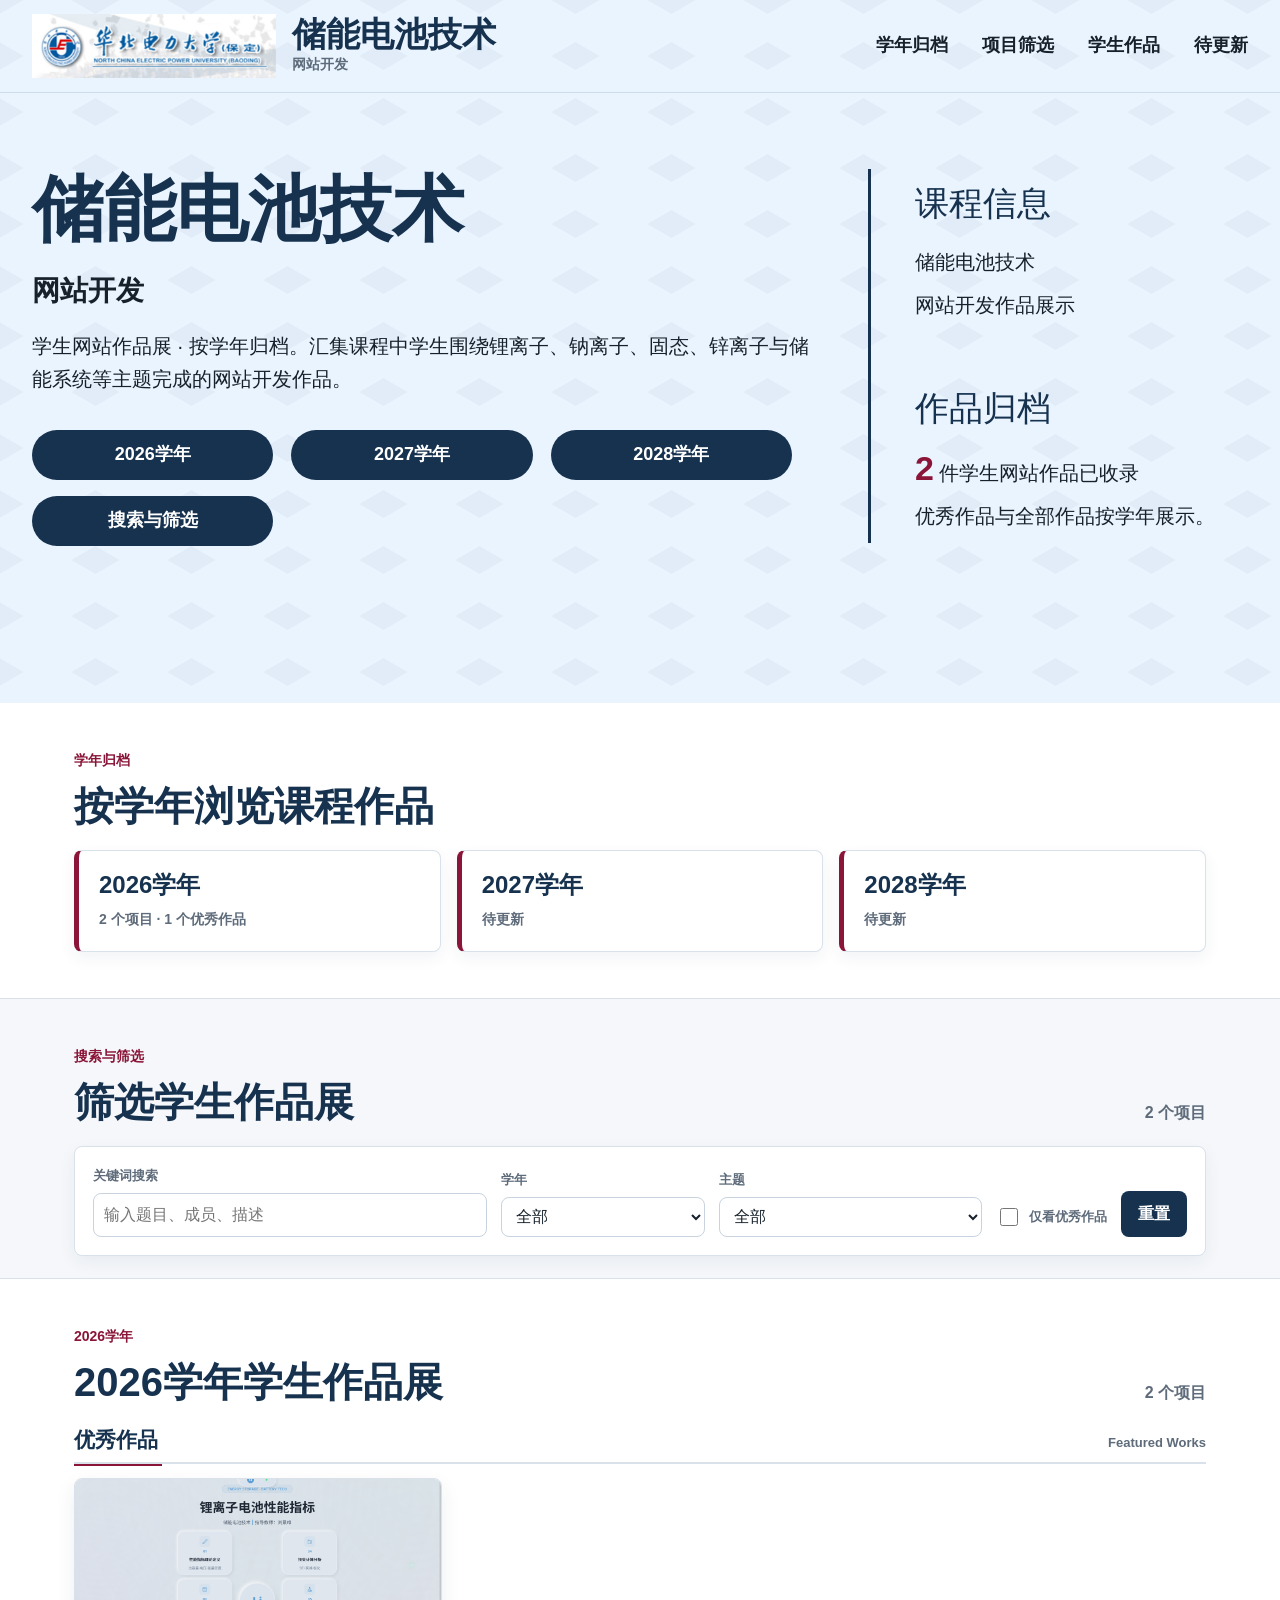
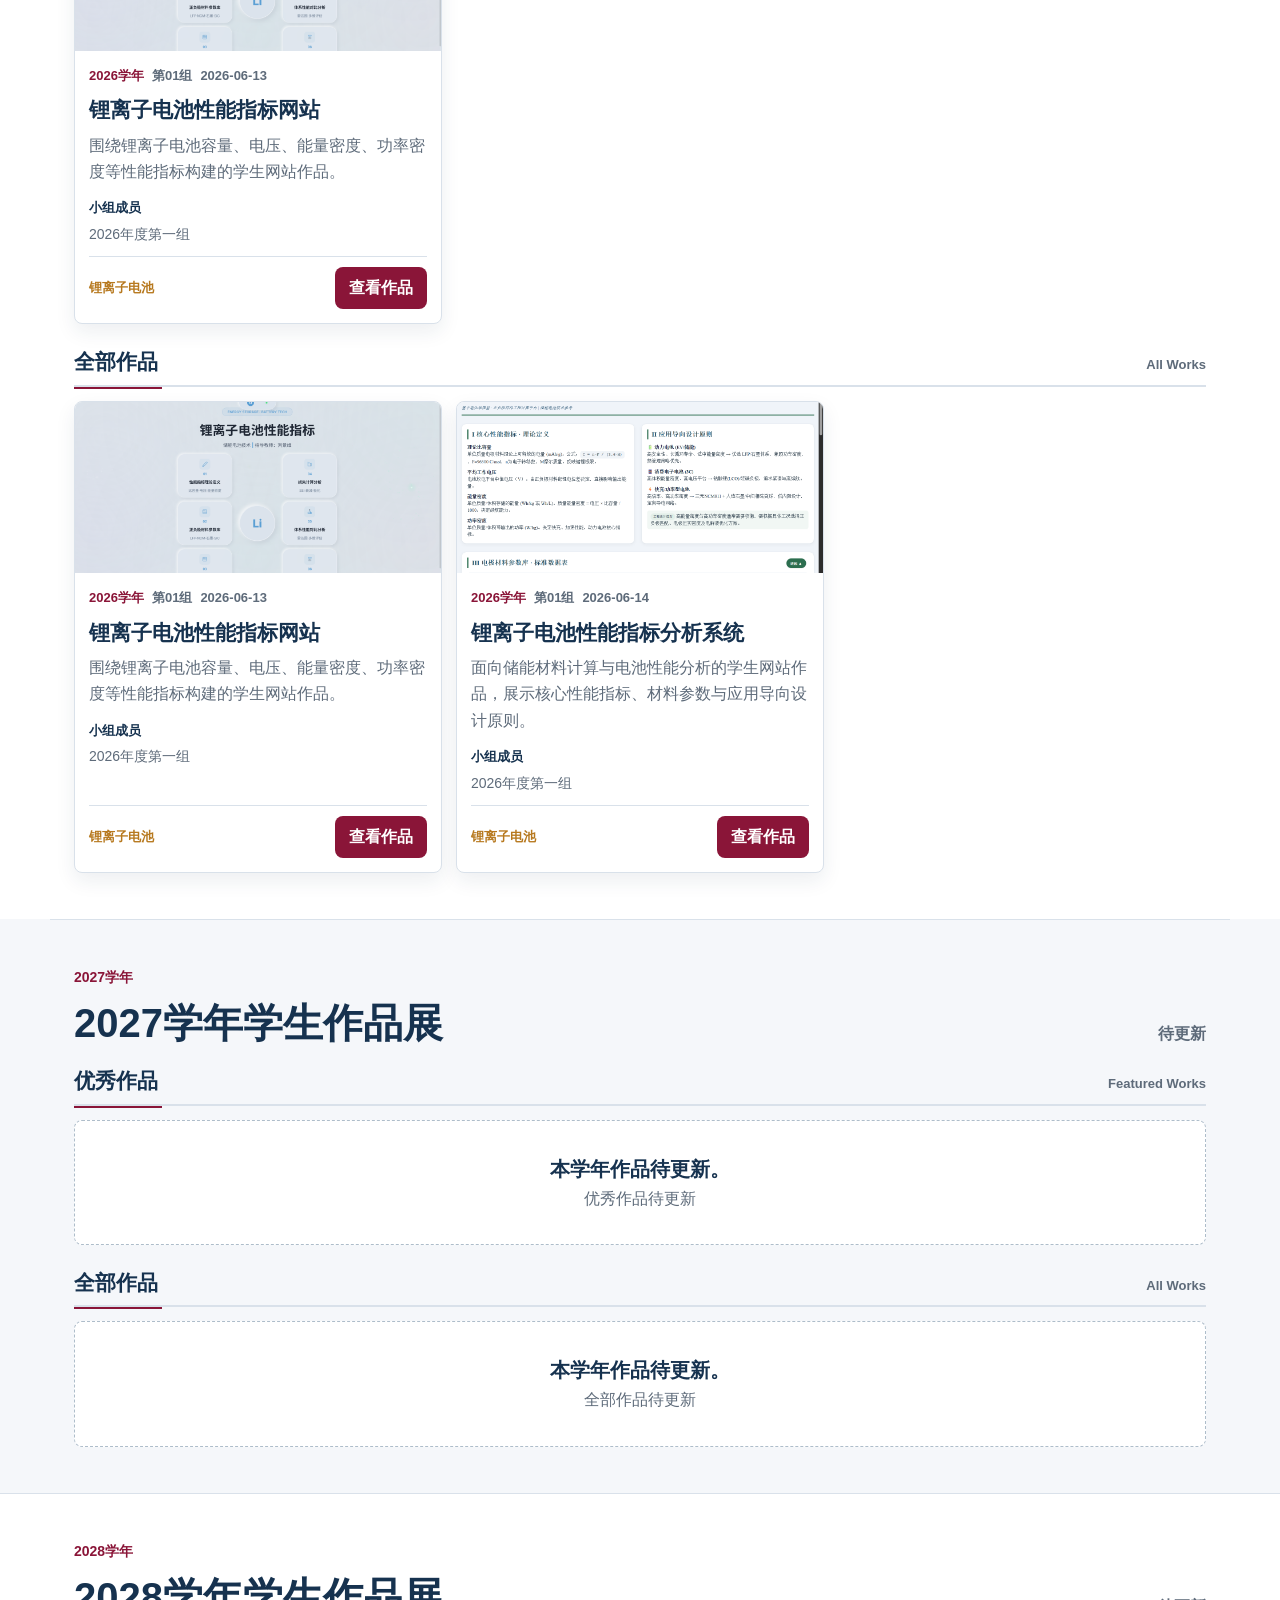
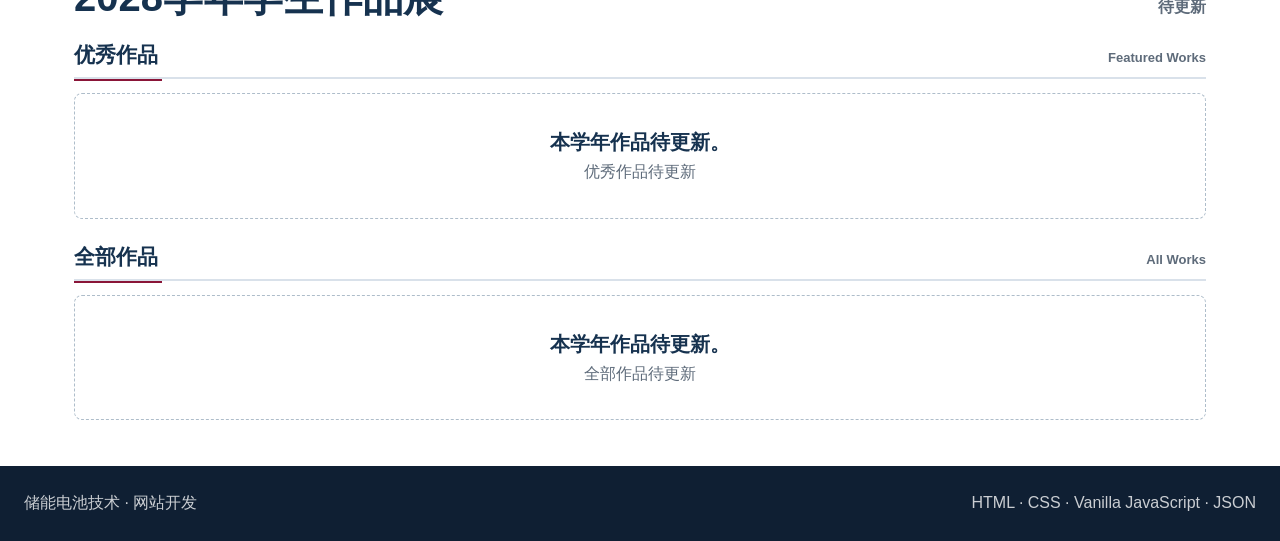
<file: index.html>
<!doctype html>
<html lang="zh-CN">
  <head>
    <meta charset="utf-8">
    <meta name="viewport" content="width=device-width, initial-scale=1">
    <title>储能电池技术 · 网站开发</title>
    <meta name="description" content="储能电池技术网站开发作品展 · 按学年归档">
    <link rel="stylesheet" href="assets/css/style.css">
  </head>
  <body>
    <a class="skip-link" href="#year-2026">跳到学生作品展</a>

    <header class="cover-section" id="cover">
      <nav class="course-nav" aria-label="课程首页导航">
        <a class="course-brand" href="#cover" aria-label="返回作品展第一页">
          <img src="assets/images/ncepu-baoding-logo.png" alt="华北电力大学（保定）logo">
          <span>
            <strong>储能电池技术</strong>
            <small>网站开发</small>
          </span>
        </a>
        <div class="course-nav-links">
          <a href="#year-nav">学年归档</a>
          <a href="#filters">项目筛选</a>
          <a href="#year-2026">学生作品</a>
          <a href="#year-2027">待更新</a>
        </div>
      </nav>

      <div class="cover-inner">
        <div class="cover-copy">
          <h1>储能电池技术</h1>
          <p class="cover-subtitle">网站开发</p>
          <p class="cover-description">
            学生网站作品展 · 按学年归档。汇集课程中学生围绕锂离子、钠离子、固态、锌离子与储能系统等主题完成的网站开发作品。
          </p>
          <div class="cover-actions term-links" aria-label="学年入口">
            <a class="button primary" href="#year-2026">2026学年</a>
            <a class="button primary" href="#year-2027">2027学年</a>
            <a class="button primary" href="#year-2028">2028学年</a>
            <a class="button primary" href="#filters">搜索与筛选</a>
          </div>
        </div>

        <aside class="cover-side" aria-label="课程信息">
          <section>
            <h2>课程信息</h2>
            <p>储能电池技术</p>
            <p>网站开发作品展示</p>
          </section>
          <section>
            <h2>作品归档</h2>
            <p><strong id="stat-projects">2</strong> 件学生网站作品已收录</p>
            <p>优秀作品与全部作品按学年展示。</p>
          </section>
        </aside>
      </div>
    </header>

    <main>
      <section class="site-section year-navigation" id="year-nav" aria-labelledby="year-nav-title">
        <div class="section-heading">
          <p class="section-kicker">学年归档</p>
          <h2 id="year-nav-title">按学年浏览课程作品</h2>
        </div>
        <nav class="year-nav-list" id="year-nav-list" aria-label="学年归档"></nav>
      </section>

      <section class="site-section filter-section" id="filters" aria-labelledby="filters-title">
        <div class="section-heading split">
          <div>
            <p class="section-kicker">搜索与筛选</p>
            <h2 id="filters-title">筛选学生作品展</h2>
          </div>
          <p class="result-count" id="result-count">0 个项目</p>
        </div>

        <form class="filters" id="project-filters" role="search">
          <label>
            <span>关键词搜索</span>
            <input id="search-input" type="search" placeholder="输入题目、成员、描述">
          </label>
          <label>
            <span>学年</span>
            <select id="year-filter">
              <option value="all">全部</option>
            </select>
          </label>
          <label>
            <span>主题</span>
            <select id="topic-filter">
              <option value="all">全部</option>
            </select>
          </label>
          <label class="check-filter">
            <input id="featured-filter" type="checkbox">
            <span>仅看优秀作品</span>
          </label>
          <button class="button filter-reset" type="reset">重置</button>
        </form>
      </section>

      <section class="site-section year-section" id="year-2026" aria-labelledby="year-2026-title" data-year-section="2026">
        <div class="section-heading split">
          <div>
            <p class="section-kicker">2026学年</p>
            <h2 id="year-2026-title">2026学年学生作品展</h2>
          </div>
          <p class="year-summary" data-year-count="2026">待更新</p>
        </div>
        <div class="project-block">
          <div class="block-heading">
            <h3>优秀作品</h3>
            <span>Featured Works</span>
          </div>
          <div class="work-grid" data-render="featured" data-year="2026"></div>
        </div>
        <div class="project-block">
          <div class="block-heading">
            <h3>全部作品</h3>
            <span>All Works</span>
          </div>
          <div class="work-grid" data-render="all" data-year="2026"></div>
        </div>
      </section>

      <section class="site-section year-section" id="year-2027" aria-labelledby="year-2027-title" data-year-section="2027">
        <div class="section-heading split">
          <div>
            <p class="section-kicker">2027学年</p>
            <h2 id="year-2027-title">2027学年学生作品展</h2>
          </div>
          <p class="year-summary" data-year-count="2027">待更新</p>
        </div>
        <div class="project-block">
          <div class="block-heading">
            <h3>优秀作品</h3>
            <span>Featured Works</span>
          </div>
          <div class="work-grid" data-render="featured" data-year="2027"></div>
        </div>
        <div class="project-block">
          <div class="block-heading">
            <h3>全部作品</h3>
            <span>All Works</span>
          </div>
          <div class="work-grid" data-render="all" data-year="2027"></div>
        </div>
      </section>

      <section class="site-section year-section" id="year-2028" aria-labelledby="year-2028-title" data-year-section="2028">
        <div class="section-heading split">
          <div>
            <p class="section-kicker">2028学年</p>
            <h2 id="year-2028-title">2028学年学生作品展</h2>
          </div>
          <p class="year-summary" data-year-count="2028">待更新</p>
        </div>
        <div class="project-block">
          <div class="block-heading">
            <h3>优秀作品</h3>
            <span>Featured Works</span>
          </div>
          <div class="work-grid" data-render="featured" data-year="2028"></div>
        </div>
        <div class="project-block">
          <div class="block-heading">
            <h3>全部作品</h3>
            <span>All Works</span>
          </div>
          <div class="work-grid" data-render="all" data-year="2028"></div>
        </div>
      </section>
    </main>

    <button class="back-to-top" id="back-to-top" type="button" aria-label="返回顶部">返回顶部</button>

    <footer class="site-footer">
      <p>储能电池技术 · 网站开发</p>
      <p>HTML · CSS · Vanilla JavaScript · JSON</p>
    </footer>

    <script id="project-data-fallback" type="application/json">
{
  "projects": [
    {
      "year": 2026,
      "group": "group01",
      "title": "锂离子电池性能指标网站",
      "members": ["2026年度第一组"],
      "keywords": ["锂离子电池", "性能指标", "储能电池", "容量", "能量密度"],
      "description": "围绕锂离子电池容量、电压、能量密度、功率密度等性能指标构建的学生网站作品。",
      "date": "2026-06-13",
      "url": "works/2026/group01/锂离子电池性能指标网站.html",
      "cover": "assets/covers/2026-group01-work01.png",
      "category": "锂离子电池",
      "featured": true
    },
    {
      "year": 2026,
      "group": "group01",
      "title": "锂离子电池性能指标分析系统",
      "members": ["2026年度第一组"],
      "keywords": ["锂离子电池", "性能分析", "正负极材料", "储能材料", "理论计算"],
      "description": "面向储能材料计算与电池性能分析的学生网站作品，展示核心性能指标、材料参数与应用导向设计原则。",
      "date": "2026-06-14",
      "url": "works/2026/group01/锂离子电池性能指标网站（最终版）.html",
      "cover": "assets/covers/2026-group01-work02.png",
      "category": "锂离子电池",
      "featured": false
    }
  ]
}
    </script>
    <script src="assets/js/main.js" defer></script>
  </body>
</html>
</file>
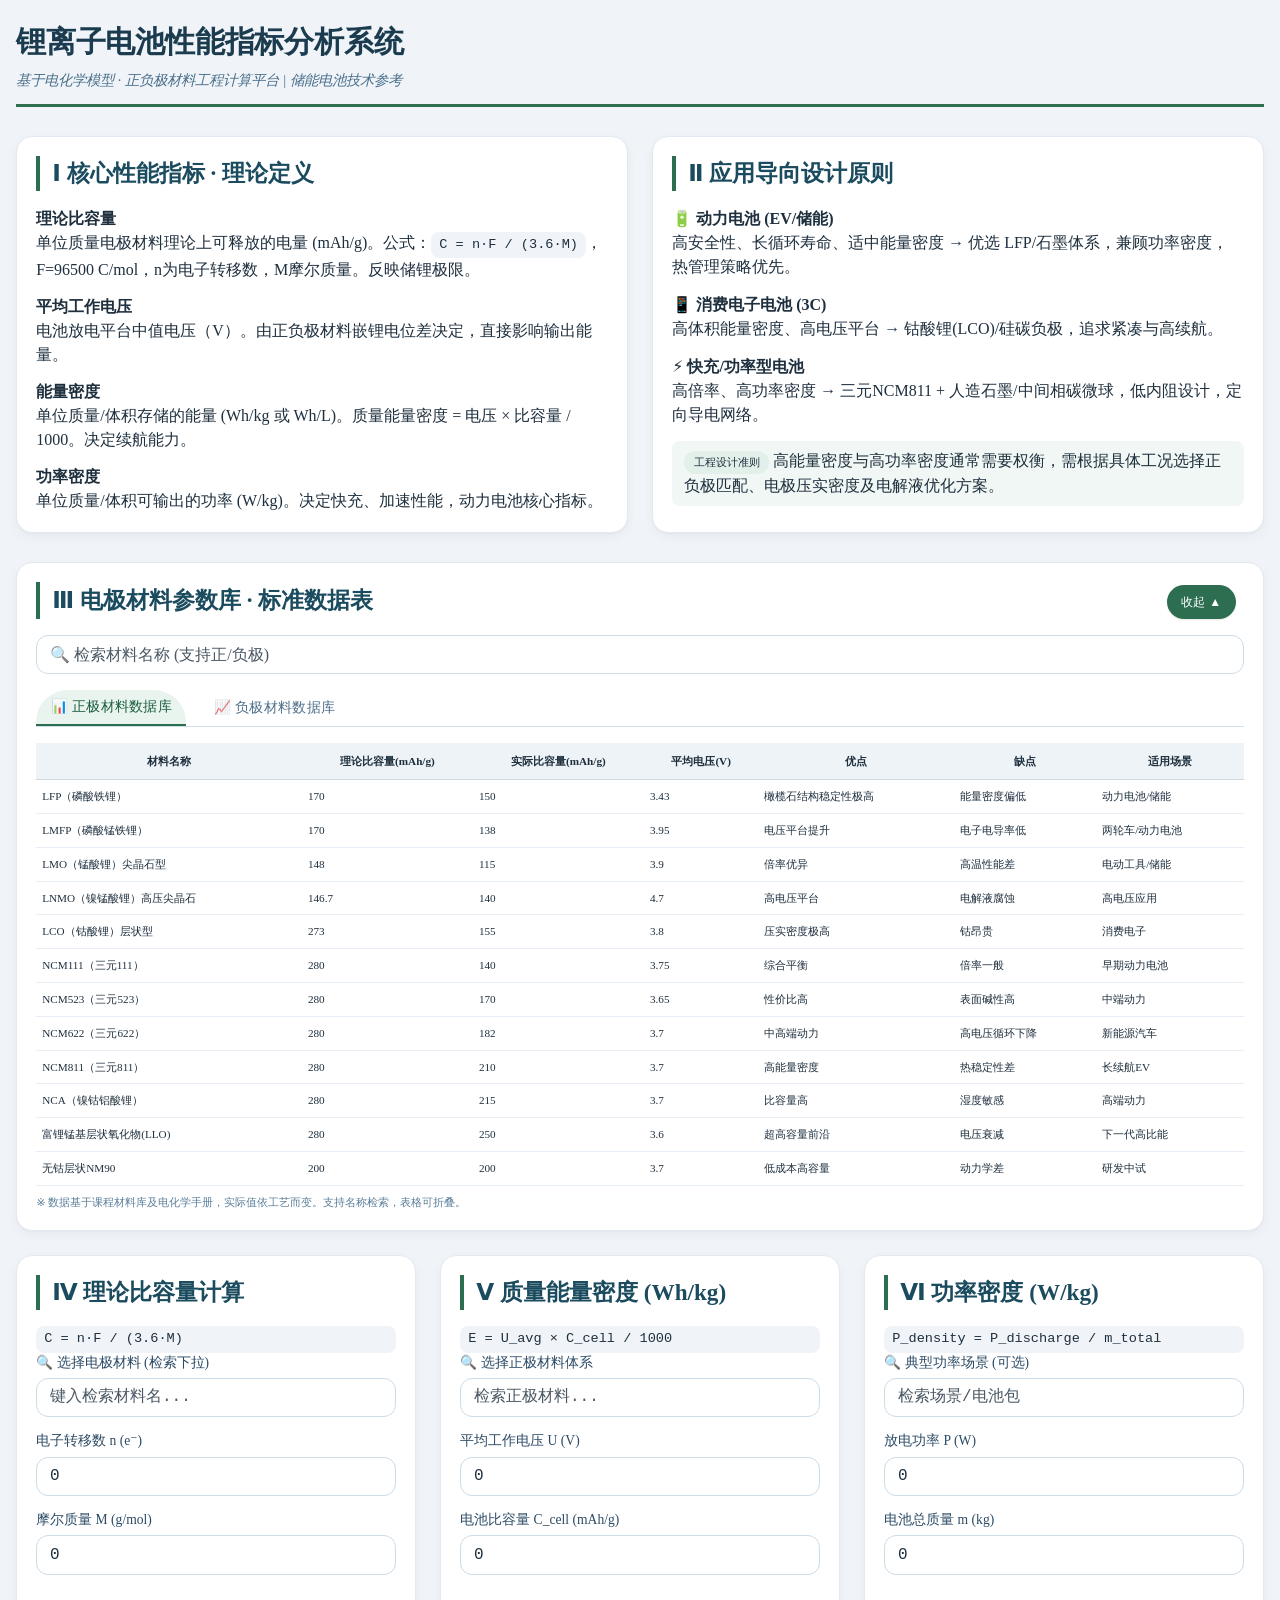
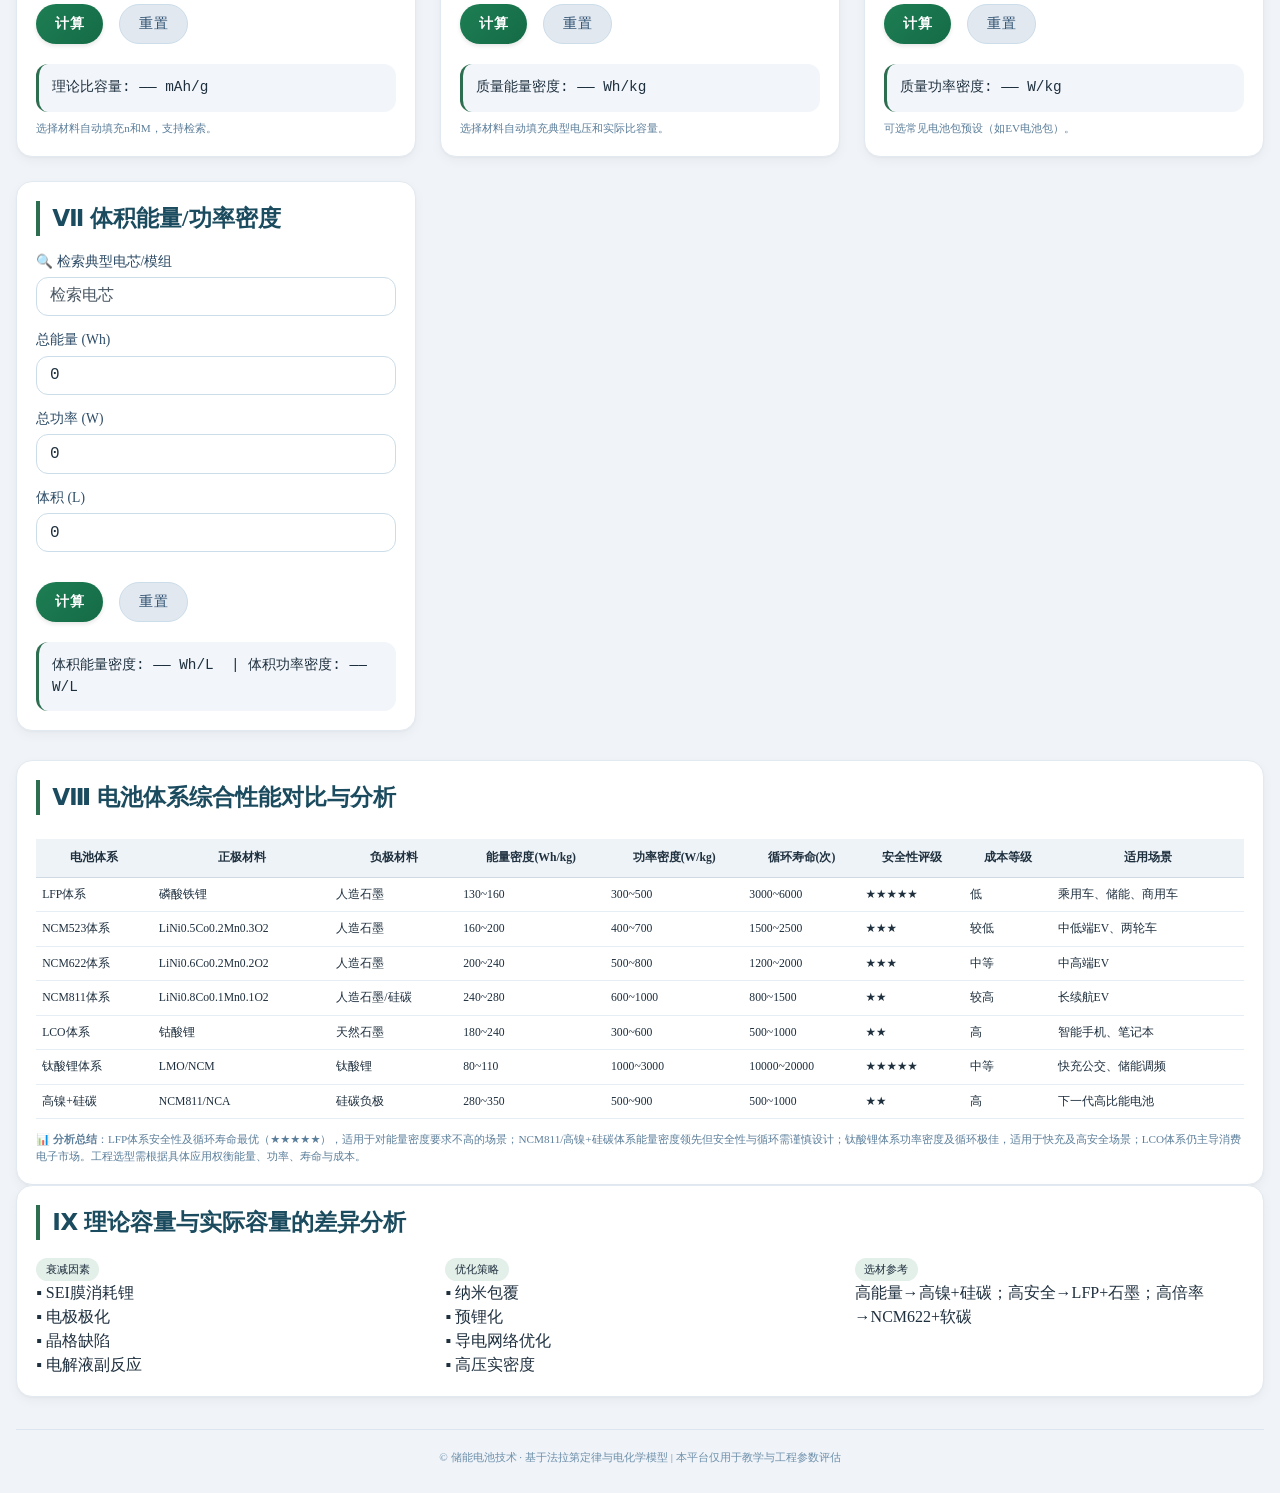
<file: works/2026/group01/锂离子电池性能指标网站（最终版）.html>
<!DOCTYPE html>
<html lang="zh-CN">
<head>
    <meta charset="UTF-8">
    <meta name="viewport" content="width=device-width, initial-scale=1.0, viewport-fit=cover, user-scalable=yes">
    <title>锂离子电池性能指标分析系统 | 储能材料计算平台</title>
    <style>
        * {
            margin: 0;
            padding: 0;
            box-sizing: border-box;
        }

        body {
            font-family: 'Times New Roman', 'Georgia', '宋体', 'SimSun', 'Palatino', 'STSong', system-ui, -apple-system, 'Segoe UI', Roboto, Helvetica, Arial, sans-serif;
            background: #f0f4f9;
            color: #1e2f3e;
            line-height: 1.5;
            padding: 20px 16px;
        }

        .container {
            max-width: 1400px;
            margin: 0 auto;
        }

        .header {
            border-bottom: 3px solid #2c6e4f;
            margin-bottom: 1.8rem;
            padding-bottom: 0.8rem;
        }

        .header h1 {
            font-size: clamp(1.5rem, 5vw, 1.9rem);
            font-weight: 600;
            letter-spacing: -0.2px;
            color: #1b3b4f;
            word-break: break-word;
        }

        .header .sub {
            font-size: clamp(0.75rem, 3vw, 0.9rem);
            color: #4a6f8a;
            font-style: italic;
            margin-top: 0.25rem;
        }

        .grid {
            display: grid;
            grid-template-columns: repeat(auto-fit, minmax(280px, 1fr));
            gap: 1.5rem;
            margin-bottom: 1.8rem;
        }

        .card {
            background: #ffffff;
            border-radius: 1rem;
            padding: 1.2rem;
            box-shadow: 0 4px 12px rgba(0, 0, 0, 0.04), 0 1px 2px rgba(0, 0, 0, 0.03);
            border: 1px solid #e2e9f0;
            transition: box-shadow 0.2s;
            display: flex;
            flex-direction: column;
        }

        .card:hover {
            box-shadow: 0 12px 24px rgba(0, 0, 0, 0.08);
        }

        .card h2 {
            font-size: clamp(1.2rem, 4vw, 1.45rem);
            font-weight: 600;
            border-left: 4px solid #2c6e4f;
            padding-left: 0.75rem;
            margin-bottom: 1rem;
            color: #1b4b5e;
            display: flex;
            justify-content: space-between;
            align-items: center;
            flex-wrap: wrap;
            gap: 8px;
        }

        .form-group {
            margin-bottom: 0.9rem;
        }

        label {
            font-weight: 500;
            display: block;
            margin-bottom: 0.3rem;
            font-size: 0.85rem;
            color: #2c4b66;
        }

        /* ========= 关键修复：确保移动端检索输入框文字清晰可见 ========= */
        input, select, datalist {
            width: 100%;
            padding: 0.6rem 0.8rem;
            border: 1px solid #cbdde9;
            border-radius: 0.75rem;
            font-size: 16px;  /* 防止iOS缩放时文字异常 */
            font-family: monospace;
            background: #ffffff;
            color: #1e2f3e !important;      /* 强制深色文字 */
            -webkit-text-fill-color: #1e2f3e !important; /* 覆盖移动端默认样式 */
            text-fill-color: #1e2f3e !important;
            opacity: 1;
            transition: 0.2s;
            -webkit-appearance: none;
            appearance: none;
        }

        /* 针对datalist输入框的特殊处理 */
        input[list] {
            color: #1e2f3e !important;
            background: #ffffff !important;
        }

        /* 占位符颜色浅但文字可见 */
        input::placeholder {
            color: #6b8eaa;
            opacity: 0.8;
        }

        /* 确保下拉选项文字深色 */
        option {
            color: #1e2f3e;
            background: white;
            font-size: 0.9rem;
            padding: 0.5rem;
        }

        input:focus {
            outline: none;
            border-color: #2c6e4f;
            box-shadow: 0 0 0 3px rgba(44, 110, 79, 0.15);
        }

        /* 醒目按钮样式 */
        button {
            background: linear-gradient(135deg, #1e7e54 0%, #146b46 100%);
            color: white;
            border: none;
            padding: 0.6rem 1.2rem;
            border-radius: 2.5rem;
            font-weight: 600;
            cursor: pointer;
            transition: all 0.2s ease;
            font-size: 0.85rem;
            margin-top: 0.2rem;
            margin-right: 0.5rem;
            box-shadow: 0 2px 4px rgba(0, 0, 0, 0.1);
            letter-spacing: 0.3px;
            min-height: 40px;
        }

        button.secondary {
            background: linear-gradient(135deg, #2c8c6c, #1f6b4e);
        }

        button.small,
        button.reset-btn {
            background: #f0f2f5;
            color: #1f5a6e;
            border: 1px solid #cbdde9;
            box-shadow: none;
            font-weight: 500;
            min-height: 36px;
        }

        button.reset-btn {
            background: #e2e8f0;
            color: #2c4f6e;
        }

        button:hover {
            transform: translateY(-2px);
            box-shadow: 0 6px 12px rgba(0, 0, 0, 0.12);
            filter: brightness(1.02);
        }

        button.small:hover,
        button.reset-btn:hover {
            background: #e0e6ed;
            transform: translateY(-1px);
        }

        .result-box {
            background: #f2f6fa;
            padding: 0.8rem;
            border-radius: 0.75rem;
            margin-top: 0.9rem;
            border-left: 3px solid #2c6e4f;
            font-family: 'Consolas', monospace;
            font-size: 0.9rem;
            font-weight: 500;
            word-break: break-word;
        }

        .formula {
            font-family: 'Courier New', monospace;
            background: #f0f4f8;
            padding: 0.2rem 0.5rem;
            border-radius: 0.5rem;
            font-size: 0.85rem;
            display: inline-block;
        }

        .tabs {
            display: flex;
            flex-wrap: wrap;
            border-bottom: 1px solid #cfdfed;
            margin-bottom: 1rem;
            gap: 0.3rem;
        }

        .tab-btn {
            background: none;
            border: none;
            padding: 0.5rem 0.9rem;
            font-size: 0.85rem;
            font-weight: 500;
            color: #4f6f8a;
            border-radius: 2rem 2rem 0 0;
            cursor: pointer;
            box-shadow: none;
            background: transparent;
            min-height: auto;
        }

        .tab-btn.active {
            background: #eaf4ef;
            color: #1b5e3f;
            border-bottom: 2px solid #2c6e4f;
        }

        .tab-pane {
            display: none;
        }

        .tab-pane.active-pane {
            display: block;
        }

        .table-wrapper {
            overflow-x: auto;
            margin-top: 0.5rem;
            -webkit-overflow-scrolling: touch;
        }

        table {
            width: 100%;
            border-collapse: collapse;
            font-size: 0.7rem;
            background: #fff;
            min-width: 500px;
        }

        th {
            background: #eef3f7;
            padding: 10px 6px;
            border-bottom: 1px solid #ced9e3;
            font-weight: 600;
        }

        td {
            border-bottom: 1px solid #e6edf4;
            padding: 8px 6px;
            vertical-align: top;
        }

        .material-badge {
            background: #e3efe9;
            border-radius: 14px;
            padding: 0.2rem 0.6rem;
            font-size: 0.7rem;
            display: inline-block;
        }

        .flex-btns {
            display: flex;
            flex-wrap: wrap;
            gap: 8px;
            margin: 12px 0 6px;
        }

        footer {
            text-align: center;
            margin-top: 2rem;
            font-size: 0.7rem;
            color: #6d8faa;
            border-top: 1px solid #dce5ef;
            padding-top: 1.2rem;
        }

        .info-tip {
            font-size: 0.7rem;
            color: #5b7e9a;
            margin-top: 0.5rem;
        }

        .error-msg {
            color: #c0392b;
            font-weight: normal;
        }

        .search-box {
            margin-bottom: 12px;
            display: flex;
            flex-wrap: wrap;
            gap: 8px;
            align-items: center;
        }

        .search-box input {
            flex: 1;
            min-width: 150px;
        }

        .collapse-btn {
            background: #2c6e4f;
            border: none;
            border-radius: 2rem;
            padding: 0.3rem 0.9rem;
            font-size: 0.75rem;
            cursor: pointer;
            transition: 0.2s;
            color: white;
            font-weight: 500;
            box-shadow: 0 1px 2px rgba(0, 0, 0, 0.1);
            min-height: 34px;
        }

        .collapse-btn:hover {
            background: #1f5940;
            transform: translateY(-1px);
        }

        /* 手机端额外优化 */
        @media (max-width: 640px) {
            body {
                padding: 14px 12px;
            }
            .card {
                padding: 1rem;
            }
            button {
                padding: 0.5rem 1rem;
                font-size: 0.8rem;
                min-height: 40px;
            }
            .flex-btns {
                gap: 6px;
            }
            .grid {
                gap: 1rem;
            }
            .tab-btn {
                padding: 0.4rem 0.7rem;
                font-size: 0.8rem;
            }
            .header h1 {
                font-size: 1.5rem;
            }
            /* 强制所有输入框文字为深色、背景纯白 */
            input, select, input[list] {
                font-size: 16px;
                background: white !important;
                color: #111111 !important;
                -webkit-text-fill-color: #111111 !important;
            }
        }

        @media (min-width: 641px) and (max-width: 1024px) {
            .grid {
                grid-template-columns: repeat(2, 1fr);
            }
        }

        @media (min-width: 1200px) {
            .grid {
                grid-template-columns: repeat(auto-fit, minmax(320px, 1fr));
            }
        }

        @media (max-width: 560px) {
            table {
                font-size: 0.65rem;
            }
            th, td {
                padding: 6px 4px;
            }
        }
    </style>
</head>
<body>
<div class="container">
    <div class="header">
        <h1>锂离子电池性能指标分析系统</h1>
        <div class="sub">基于电化学模型 · 正负极材料工程计算平台 | 储能电池技术参考</div>
    </div>

    <!-- 1. 四大核心指标 -->
    <div class="grid">
        <div class="card">
            <h2>Ⅰ 核心性能指标 · 理论定义</h2>
            <div style="margin-bottom:0.8rem;"><strong>理论比容量</strong><br>单位质量电极材料理论上可释放的电量 (mAh/g)。公式：<span class="formula">C = n·F / (3.6·M)</span>，F=96500 C/mol，n为电子转移数，M摩尔质量。反映储锂极限。</div>
            <div style="margin-bottom:0.8rem;"><strong>平均工作电压</strong><br>电池放电平台中值电压（V）。由正负极材料嵌锂电位差决定，直接影响输出能量。</div>
            <div style="margin-bottom:0.8rem;"><strong>能量密度</strong><br>单位质量/体积存储的能量 (Wh/kg 或 Wh/L)。质量能量密度 = 电压 × 比容量 / 1000。决定续航能力。</div>
            <div><strong>功率密度</strong><br>单位质量/体积可输出的功率 (W/kg)。决定快充、加速性能，动力电池核心指标。</div>
        </div>
        <div class="card">
            <h2>Ⅱ 应用导向设计原则</h2>
            <div><strong>🔋 动力电池 (EV/储能)</strong><br>高安全性、长循环寿命、适中能量密度 → 优选 LFP/石墨体系，兼顾功率密度，热管理策略优先。</div>
            <div style="margin-top: 14px;"><strong>📱 消费电子电池 (3C)</strong><br>高体积能量密度、高电压平台 → 钴酸锂(LCO)/硅碳负极，追求紧凑与高续航。</div>
            <div style="margin-top: 14px;"><strong>⚡ 快充/功率型电池</strong><br>高倍率、高功率密度 → 三元NCM811 + 人造石墨/中间相碳微球，低内阻设计，定向导电网络。</div>
            <div style="margin-top: 14px; background:#f1f7f4; padding: 8px 12px; border-radius: 8px;"><span class="material-badge">工程设计准则</span> 高能量密度与高功率密度通常需要权衡，需根据具体工况选择正负极匹配、电极压实密度及电解液优化方案。</div>
        </div>
    </div>

    <!-- 3. 电极材料参数库 · 选项卡模式 + 检索 + 折叠 -->
    <div class="card" style="margin-bottom: 1.5rem;" id="materialLibraryCard">
        <h2>Ⅲ 电极材料参数库 · 标准数据表
            <button class="collapse-btn" id="toggleTableBtn">收起 ▲</button>
        </h2>
        <div id="materialTableContainer">
            <div class="search-box">
                <input type="text" id="materialSearchInput" placeholder="🔍 检索材料名称 (支持正/负极)" style="font-family: inherit;">
            </div>
            <div class="tabs">
                <button class="tab-btn active" data-tab="tab-cathode">📊 正极材料数据库</button>
                <button class="tab-btn" data-tab="tab-anode">📈 负极材料数据库</button>
            </div>
            <div id="tab-cathode" class="tab-pane active-pane">
                <div class="table-wrapper">
                    <table id="cathode-table">
                        <thead>
                            <tr><th>材料名称</th><th>理论比容量(mAh/g)</th><th>实际比容量(mAh/g)</th><th>平均电压(V)</th><th>优点</th><th>缺点</th><th>适用场景</th></tr>
                        </thead>
                        <tbody></tbody>
                    </table>
                </div>
            </div>
            <div id="tab-anode" class="tab-pane">
                <div class="table-wrapper">
                    <table id="anode-table">
                        <thead>
                            <tr><th>材料名称</th><th>理论比容量(mAh/g)</th><th>实际比容量(mAh/g)</th><th>平均电压(V)</th><th>优点</th><th>缺点</th><th>适用场景</th></tr>
                        </thead>
                        <tbody></tbody>
                    </table>
                </div>
            </div>
        </div>
        <div class="info-tip">※ 数据基于课程材料库及电化学手册，实际值依工艺而变。支持名称检索，表格可折叠。</div>
    </div>

    <!-- 四个计算模块（四五六七部分） -->
    <div class="grid">
        <div class="card">
            <h2>Ⅳ 理论比容量计算</h2>
            <div class="formula">C = n·F / (3.6·M)</div>
            <div class="form-group">
                <label>🔍 选择电极材料 (检索下拉)</label>
                <input list="capacityMaterialList" id="capacityMaterialSelect" class="search-input" placeholder="键入检索材料名...">
                <datalist id="capacityMaterialList"></datalist>
            </div>
            <div class="form-group"><label>电子转移数 n (e⁻)</label><input type="number" id="nValue" value="0" step="0.01"></div>
            <div class="form-group"><label>摩尔质量 M (g/mol)</label><input type="number" id="molarMass" value="0" step="0.01"></div>
            <div class="flex-btns"><button id="calcCapacityBtn">计算</button><button id="resetCapacityBtn" class="reset-btn small">重置</button></div>
            <div class="result-box" id="capacityResult">理论比容量: —— mAh/g</div>
            <div class="info-tip">选择材料自动填充n和M，支持检索。</div>
        </div>
        <div class="card">
            <h2>Ⅴ 质量能量密度 (Wh/kg)</h2>
            <div class="formula">E = U_avg × C_cell / 1000</div>
            <div class="form-group">
                <label>🔍 选择正极材料体系</label>
                <input list="energyMaterialList" id="energyMaterialSelect" placeholder="检索正极材料...">
                <datalist id="energyMaterialList"></datalist>
            </div>
            <div class="form-group"><label>平均工作电压 U (V)</label><input type="number" id="voltageE" value="0" step="0.01"></div>
            <div class="form-group"><label>电池比容量 C_cell (mAh/g)</label><input type="number" id="specificCap" value="0" step="0.1"></div>
            <div class="flex-btns"><button id="calcEnergyBtn">计算</button><button id="resetEnergyBtn" class="reset-btn small">重置</button></div>
            <div class="result-box" id="energyResult">质量能量密度: —— Wh/kg</div>
            <div class="info-tip">选择材料自动填充典型电压和实际比容量。</div>
        </div>
        <div class="card">
            <h2>Ⅵ 功率密度 (W/kg)</h2>
            <div class="formula">P_density = P_discharge / m_total</div>
            <div class="form-group">
                <label>🔍 典型功率场景 (可选)</label>
                <input list="powerScenarioList" id="powerPreset" placeholder="检索场景/电池包">
                <datalist id="powerScenarioList"></datalist>
            </div>
            <div class="form-group"><label>放电功率 P (W)</label><input type="number" id="powerW" value="0" step="10"></div>
            <div class="form-group"><label>电池总质量 m (kg)</label><input type="number" id="massKg" value="0" step="0.1"></div>
            <div class="flex-btns"><button id="calcPowerBtn">计算</button><button id="resetPowerBtn" class="reset-btn small">重置</button></div>
            <div class="result-box" id="powerResult">质量功率密度: —— W/kg</div>
            <div class="info-tip">可选常见电池包预设（如EV电池包）。</div>
        </div>
        <div class="card">
            <h2>Ⅶ 体积能量/功率密度</h2>
            <div class="form-group">
                <label>🔍 检索典型电芯/模组</label>
                <input list="volumetricPresetList" id="volumetricPreset" placeholder="检索电芯">
                <datalist id="volumetricPresetList"></datalist>
            </div>
            <div class="form-group"><label>总能量 (Wh)</label><input type="number" id="totalEnergyWh" value="0" step="10"></div>
            <div class="form-group"><label>总功率 (W)</label><input type="number" id="totalPowerVol" value="0" step="10"></div>
            <div class="form-group"><label>体积 (L)</label><input type="number" id="volumeL" value="0" step="0.01"></div>
            <div class="flex-btns"><button id="calcVolumetricBtn">计算</button><button id="resetVolumetricBtn" class="reset-btn small">重置</button></div>
            <div class="result-box" id="volumetricResult">体积能量密度: —— Wh/L &nbsp;| 体积功率密度: —— W/L</div>
        </div>
    </div>

    <!-- Ⅷ 电池体系综合性能对比与分析 -->
    <div class="card">
        <h2>Ⅷ 电池体系综合性能对比与分析</h2>
        <div class="table-wrapper">
            <table style="font-size:0.73rem;">
                <thead>
                    <tr><th>电池体系</th><th>正极材料</th><th>负极材料</th><th>能量密度(Wh/kg)</th><th>功率密度(W/kg)</th><th>循环寿命(次)</th><th>安全性评级</th><th>成本等级</th><th>适用场景</th></tr>
                </thead>
                <tbody>
                    <tr><td>LFP体系</td><td>磷酸铁锂</td><td>人造石墨</td><td>130~160</td><td>300~500</td><td>3000~6000</td><td>★★★★★</td><td>低</td><td>乘用车、储能、商用车</td></tr>
                    <tr><td>NCM523体系</td><td>LiNi0.5Co0.2Mn0.3O2</td><td>人造石墨</td><td>160~200</td><td>400~700</td><td>1500~2500</td><td>★★★</td><td>较低</td><td>中低端EV、两轮车</td></tr>
                    <tr><td>NCM622体系</td><td>LiNi0.6Co0.2Mn0.2O2</td><td>人造石墨</td><td>200~240</td><td>500~800</td><td>1200~2000</td><td>★★★</td><td>中等</td><td>中高端EV</td></tr>
                    <tr><td>NCM811体系</td><td>LiNi0.8Co0.1Mn0.1O2</td><td>人造石墨/硅碳</td><td>240~280</td><td>600~1000</td><td>800~1500</td><td>★★</td><td>较高</td><td>长续航EV</td></tr>
                    <tr><td>LCO体系</td><td>钴酸锂</td><td>天然石墨</td><td>180~240</td><td>300~600</td><td>500~1000</td><td>★★</td><td>高</td><td>智能手机、笔记本</td></tr>
                    <tr><td>钛酸锂体系</td><td>LMO/NCM</td><td>钛酸锂</td><td>80~110</td><td>1000~3000</td><td>10000~20000</td><td>★★★★★</td><td>中等</td><td>快充公交、储能调频</td></tr>
                    <tr><td>高镍+硅碳</td><td>NCM811/NCA</td><td>硅碳负极</td><td>280~350</td><td>500~900</td><td>500~1000</td><td>★★</td><td>高</td><td>下一代高比能电池</td></tr>
                </tbody>
            </table>
        </div>
        <div class="info-tip" style="margin-top: 12px;">
            📊 <strong>分析总结</strong>：LFP体系安全性及循环寿命最优（★★★★★），适用于对能量密度要求不高的场景；NCM811/高镍+硅碳体系能量密度领先但安全性与循环需谨慎设计；钛酸锂体系功率密度及循环极佳，适用于快充及高安全场景；LCO体系仍主导消费电子市场。工程选型需根据具体应用权衡能量、功率、寿命与成本。
        </div>
    </div>

    <!-- Ⅸ 理论容量与实际容量的差异分析 -->
    <div class="card">
        <h2>Ⅸ 理论容量与实际容量的差异分析</h2>
        <div style="display: flex; flex-wrap: wrap; gap: 20px;">
            <div style="flex:1; min-width: 160px;"><span class="material-badge">衰减因素</span><br>▪ SEI膜消耗锂<br>▪ 电极极化<br>▪ 晶格缺陷<br>▪ 电解液副反应</div>
            <div style="flex:1; min-width: 160px;"><span class="material-badge">优化策略</span><br>▪ 纳米包覆<br>▪ 预锂化<br>▪ 导电网络优化<br>▪ 高压实密度</div>
            <div style="flex:1; min-width: 160px;"><span class="material-badge">选材参考</span><br>高能量→高镍+硅碳；高安全→LFP+石墨；高倍率→NCM622+软碳</div>
        </div>
    </div>
    <footer>© 储能电池技术 · 基于法拉第定律与电化学模型 | 本平台仅用于教学与工程参数评估</footer>
</div>

<script>
    // ---------- 数据库（完整保留）----------
    const cathodeMaterials = [
        { name:"LFP（磷酸铁锂）", theory:170, actual:150, voltage:3.43, n:1, M:157.76, note:"橄榄石结构稳定性极高", drawback:"能量密度偏低", scene:"动力电池/储能" },
        { name:"LMFP（磷酸锰铁锂）", theory:170, actual:138, voltage:3.95, n:1, M:157.76, note:"电压平台提升", drawback:"电子电导率低", scene:"两轮车/动力电池" },
        { name:"LMO（锰酸锂）尖晶石型", theory:148, actual:115, voltage:3.9, n:1, M:138.8, note:"倍率优异", drawback:"高温性能差", scene:"电动工具/储能" },
        { name:"LNMO（镍锰酸锂）高压尖晶石", theory:146.7, actual:140, voltage:4.7, n:1, M:182.5, note:"高电压平台", drawback:"电解液腐蚀", scene:"高电压应用" },
        { name:"LCO（钴酸锂）层状型", theory:273, actual:155, voltage:3.8, n:1, M:97.87, note:"压实密度极高", drawback:"钴昂贵", scene:"消费电子" },
        { name:"NCM111（三元111）", theory:280, actual:140, voltage:3.75, n:1, M:96.5, note:"综合平衡", drawback:"倍率一般", scene:"早期动力电池" },
        { name:"NCM523（三元523）", theory:280, actual:170, voltage:3.65, n:1, M:96.5, note:"性价比高", drawback:"表面碱性高", scene:"中端动力" },
        { name:"NCM622（三元622）", theory:280, actual:182, voltage:3.7, n:1, M:96.3, note:"中高端动力", drawback:"高电压循环下降", scene:"新能源汽车" },
        { name:"NCM811（三元811）", theory:280, actual:210, voltage:3.7, n:1, M:96.0, note:"高能量密度", drawback:"热稳定性差", scene:"长续航EV" },
        { name:"NCA（镍钴铝酸锂）", theory:280, actual:215, voltage:3.7, n:1, M:96.2, note:"比容量高", drawback:"湿度敏感", scene:"高端动力" },
        { name:"富锂锰基层状氧化物(LLO)", theory:280, actual:250, voltage:3.6, n:1, M:96, note:"超高容量前沿", drawback:"电压衰减", scene:"下一代高比能" },
        { name:"无钴层状NM90", theory:200, actual:200, voltage:3.7, n:1, M:94.5, note:"低成本高容量", drawback:"动力学差", scene:"研发中试" }
    ];
    const anodeMaterials = [
        { name:"天然石墨", theory:372, actual:330, voltage:0.1, n:1/6, M:72.06, note:"资源丰富", drawback:"倍率有限", scene:"消费电子/储能" },
        { name:"人造石墨", theory:372, actual:300, voltage:0.1, n:1/6, M:72.06, note:"循环优异", drawback:"成本略高", scene:"动力电池" },
        { name:"中间相碳微球(MCMB)", theory:372, actual:315, voltage:0.1, n:1/6, M:72.06, note:"倍率良好", drawback:"成本较高", scene:"倍率型动力" },
        { name:"硅碳负极(Si@C)", theory:4200, actual:550, voltage:0.4, n:4.4, M:28.09, note:"高容量", drawback:"体积膨胀大", scene:"下一代高能量" },
        { name:"硅氧负极(SiOx/C)", theory:2615, actual:1500, voltage:0.5, n:2.5, M:33.2, note:"体积膨胀较小", drawback:"首效低", scene:"高能量密度" },
        { name:"纳米硅负极", theory:3800, actual:800, voltage:0.4, n:4.4, M:28.09, note:"研发前沿", drawback:"循环极差", scene:"研发/复合" },
        { name:"金属锂(Li)负极", theory:3860, actual:0, voltage:0, n:1, M:6.94, note:"超高容量(研发)", drawback:"枝晶生长", scene:"固态电池前沿" },
        { name:"Bi基负极", theory:385, actual:347, voltage:0.6, n:3, M:208.98, note:"体积比容量高", drawback:"体积膨胀", scene:"前沿研发" },
        { name:"Sn基负极", theory:993, actual:676, voltage:0.5, n:4.4, M:118.71, note:"高容量锡基", drawback:"循环寿命短", scene:"高容量负极研究" },
        { name:"LTO（钛酸锂）", theory:175, actual:165, voltage:1.55, n:3, M:140.7, note:"零应变超长寿命", drawback:"能量密度低", scene:"快充储能/公交" }
    ];

    function renderFilteredTables() {
        const keyword = document.getElementById('materialSearchInput').value.trim().toLowerCase();
        const filterRows = (rows) => rows.filter(r => r.name.toLowerCase().includes(keyword));
        const filteredCathode = filterRows(cathodeMaterials);
        const filteredAnode = filterRows(anodeMaterials);
        const cathodeTbody = document.querySelector('#cathode-table tbody');
        const anodeTbody = document.querySelector('#anode-table tbody');
        if(cathodeTbody) cathodeTbody.innerHTML = filteredCathode.map(m => `<tr><td>${m.name}</td><td>${m.theory}</td><td>${m.actual||'—'}</td><td>${m.voltage}</td><td>${m.note}</td><td>${m.drawback||'—'}</td><td>${m.scene||'—'}</td></tr>`).join('');
        if(anodeTbody) anodeTbody.innerHTML = filteredAnode.map(m => `<tr><td>${m.name}</td><td>${m.theory}</td><td>${m.actual||'—'}</td><td>${m.voltage}</td><td>${m.note}</td><td>${m.drawback||'—'}</td><td>${m.scene||'—'}</td></tr>`).join('');
    }
    renderFilteredTables();
    document.getElementById('materialSearchInput').addEventListener('input', renderFilteredTables);
    const tableContainer = document.getElementById('materialTableContainer');
    const toggleBtn = document.getElementById('toggleTableBtn');
    let isExpanded = true;
    toggleBtn.addEventListener('click', () => {
        if(isExpanded) { tableContainer.style.display = 'none'; toggleBtn.textContent = '展开 ▼'; } 
        else { tableContainer.style.display = 'block'; toggleBtn.textContent = '收起 ▲'; }
        isExpanded = !isExpanded;
    });

    // 下拉菜单数据
    const allCapacityMaterials = [...cathodeMaterials, ...anodeMaterials];
    const capacityDataList = document.getElementById('capacityMaterialList');
    allCapacityMaterials.forEach(m => { let opt = document.createElement('option'); opt.value = m.name; capacityDataList.appendChild(opt); });
    const energyDataList = document.getElementById('energyMaterialList');
    cathodeMaterials.forEach(m => { let opt = document.createElement('option'); opt.value = m.name; energyDataList.appendChild(opt); });
    const powerScenarios = [
        { name:"EV电池包 (60kWh, 400kg)", power:120000, mass:400 },
        { name:"HEV功率型电池 (10kW, 30kg)", power:10000, mass:30 },
        { name:"消费电子电芯 (5W, 0.045kg)", power:5, mass:0.045 },
        { name:"储能模组 (50kW, 500kg)", power:50000, mass:500 }
    ];
    const powerDataList = document.getElementById('powerScenarioList');
    powerScenarios.forEach(s => { let opt = document.createElement('option'); opt.value = s.name; powerDataList.appendChild(opt); });
    const volumetricPresets = [
        { name:"21700电芯 (18Wh, 0.024L)", energy:18, power:30, volume:0.024 },
        { name:"方形铝壳50Ah (180Wh, 0.45L)", energy:180, power:400, volume:0.45 },
        { name:"软包电池 (30Wh, 0.12L)", energy:30, power:60, volume:0.12 },
        { name:"LFP模组 (2kWh, 1.8L)", energy:2000, power:2000, volume:1.8 }
    ];
    const volDataList = document.getElementById('volumetricPresetList');
    volumetricPresets.forEach(v => { let opt = document.createElement('option'); opt.value = v.name; volDataList.appendChild(opt); });

    // 计算函数（完整保留，逻辑不变）
    const nInput = document.getElementById('nValue'), mMassInput = document.getElementById('molarMass'), capacityResultDiv = document.getElementById('capacityResult');
    const capacitySelect = document.getElementById('capacityMaterialSelect');
    function findMaterialByName(name) { return allCapacityMaterials.find(m => m.name === name); }
    capacitySelect.addEventListener('change', (e) => { const mat = findMaterialByName(e.target.value); if(mat) { nInput.value = mat.n; mMassInput.value = mat.M; computeTheoreticalCapacity(); } });
    function computeTheoreticalCapacity() { try { let n = parseFloat(nInput.value), M = parseFloat(mMassInput.value); if(isNaN(n)||isNaN(M)) throw new Error("有效数字"); if(n<0) throw new Error("n不能为负"); if(M<=0) throw new Error("M>0"); let cap = (n * 96500) / (3.6 * M); if(cap<0) throw new Error("负值"); capacityResultDiv.innerText = `理论比容量: ${cap.toFixed(2)} mAh/g  (n=${n}, M=${M} g/mol)`; } catch(err) { capacityResultDiv.innerHTML = `<span class="error-msg">❌ ${err.message}</span>`; } }
    document.getElementById('calcCapacityBtn').addEventListener('click', computeTheoreticalCapacity);
    document.getElementById('resetCapacityBtn').addEventListener('click', () => { nInput.value = 0; mMassInput.value = 0; capacitySelect.value = ''; capacityResultDiv.innerText = "理论比容量: —— mAh/g"; });
    const voltageEInput = document.getElementById('voltageE'), specificCapInput = document.getElementById('specificCap'), energyResultDiv = document.getElementById('energyResult'), energySelect = document.getElementById('energyMaterialSelect');
    energySelect.addEventListener('change', (e) => { const mat = cathodeMaterials.find(m => m.name === e.target.value); if(mat) { voltageEInput.value = mat.voltage; specificCapInput.value = mat.actual || (mat.theory * 0.7).toFixed(0); computeEnergyDensity(); } });
    function computeEnergyDensity() { try { let U = parseFloat(voltageEInput.value), C = parseFloat(specificCapInput.value); if(isNaN(U)||isNaN(C)) throw new Error("有效数字"); if(U<0||C<0) throw new Error("不能为负"); if(U===0||C===0) throw new Error("须>0"); let ed = (U * C) / 1000; if(ed<0) throw new Error("负值"); energyResultDiv.innerText = `质量能量密度: ${ed.toFixed(2)} Wh/kg  (U=${U} V, C=${C} mAh/g)`; } catch(err) { energyResultDiv.innerHTML = `<span class="error-msg">❌ ${err.message}</span>`; } }
    document.getElementById('calcEnergyBtn').addEventListener('click', computeEnergyDensity);
    document.getElementById('resetEnergyBtn').addEventListener('click', () => { voltageEInput.value = 0; specificCapInput.value = 0; energySelect.value = ''; energyResultDiv.innerText = "质量能量密度: —— Wh/kg"; });
    const powerWInput = document.getElementById('powerW'), massKgInput = document.getElementById('massKg'), powerResultDiv = document.getElementById('powerResult'), powerPreset = document.getElementById('powerPreset');
    powerPreset.addEventListener('change', (e) => { const scenario = powerScenarios.find(s => s.name === e.target.value); if(scenario) { powerWInput.value = scenario.power; massKgInput.value = scenario.mass; computePowerDensity(); } });
    function computePowerDensity() { try { let P = parseFloat(powerWInput.value), m = parseFloat(massKgInput.value); if(isNaN(P)||isNaN(m)) throw new Error("有效数字"); if(P<0) throw new Error("功率不能为负"); if(m<=0) throw new Error("质量>0"); let pd = P / m; if(pd<0) throw new Error("负值"); powerResultDiv.innerText = `质量功率密度: ${pd.toFixed(2)} W/kg  (P=${P} W, m=${m} kg)`; } catch(err) { powerResultDiv.innerHTML = `<span class="error-msg">❌ ${err.message}</span>`; } }
    document.getElementById('calcPowerBtn').addEventListener('click', computePowerDensity);
    document.getElementById('resetPowerBtn').addEventListener('click', () => { powerWInput.value = 0; massKgInput.value = 0; powerPreset.value = ''; powerResultDiv.innerText = "质量功率密度: —— W/kg"; });
    const totalEnergyInput = document.getElementById('totalEnergyWh'), totalPowerVolInput = document.getElementById('totalPowerVol'), volumeInput = document.getElementById('volumeL'), volumetricResultDiv = document.getElementById('volumetricResult'), volumetricPresetSel = document.getElementById('volumetricPreset');
    volumetricPresetSel.addEventListener('change', (e) => { const preset = volumetricPresets.find(v => v.name === e.target.value); if(preset) { totalEnergyInput.value = preset.energy; totalPowerVolInput.value = preset.power; volumeInput.value = preset.volume; computeVolumetric(); } });
    function computeVolumetric() { try { let E = parseFloat(totalEnergyInput.value), Pv = parseFloat(totalPowerVolInput.value), V = parseFloat(volumeInput.value); if(isNaN(V)||V<=0) throw new Error("体积须>0"); if((isNaN(E)||E<0)&&(isNaN(Pv)||Pv<0)) throw new Error("至少输入能量或功率"); if(E<0||Pv<0) throw new Error("不能为负"); let volEd = (isNaN(E)?0:E/V), volPd = (isNaN(Pv)?0:Pv/V); if(volEd<0||volPd<0) throw new Error("负值"); let msg = `体积能量密度: ${volEd.toFixed(2)} Wh/L | 体积功率密度: ${volPd.toFixed(2)} W/L`; if(isNaN(E)||E===0) msg = `体积功率密度: ${volPd.toFixed(2)} W/L (未输入能量)`; if(isNaN(Pv)||Pv===0) msg = `体积能量密度: ${volEd.toFixed(2)} Wh/L (未输入功率)`; volumetricResultDiv.innerText = msg; } catch(err) { volumetricResultDiv.innerHTML = `<span class="error-msg">❌ ${err.message}</span>`; } }
    document.getElementById('calcVolumetricBtn').addEventListener('click', computeVolumetric);
    document.getElementById('resetVolumetricBtn').addEventListener('click', () => { totalEnergyInput.value = 0; totalPowerVolInput.value = 0; volumeInput.value = 0; volumetricPresetSel.value = ''; volumetricResultDiv.innerText = "体积能量密度: —— Wh/L | 体积功率密度: —— W/L"; });
    // 选项卡切换
    const tabBtns = document.querySelectorAll('.tab-btn');
    const panes = document.querySelectorAll('.tab-pane');
    tabBtns.forEach(btn => {
        btn.addEventListener('click', () => {
            const tabId = btn.getAttribute('data-tab');
            panes.forEach(p => p.classList.remove('active-pane'));
            document.getElementById(tabId).classList.add('active-pane');
            tabBtns.forEach(b => b.classList.remove('active'));
            btn.classList.add('active');
        });
    });
</script>
</body>
</html>
</file>
<file: assets/css/style.css>
:root {
  --bg: #f5f7fa;
  --surface: #ffffff;
  --surface-muted: #eef3f7;
  --ink: #17212b;
  --muted: #5e6b7a;
  --line: #d9e1ea;
  --navy: #16324f;
  --maroon: #8a1538;
  --green: #0f766e;
  --gold: #b7791f;
  --shadow: 0 12px 30px rgba(22, 50, 79, 0.12);
  --radius: 8px;
}

* {
  box-sizing: border-box;
}

html {
  scroll-behavior: smooth;
}

body {
  background: var(--bg);
  color: var(--ink);
  font-family: "Microsoft YaHei", "PingFang SC", "Noto Sans SC", Arial, sans-serif;
  line-height: 1.65;
  margin: 0;
  overflow-x: hidden;
}

a {
  color: inherit;
  text-decoration: none;
}

img {
  display: block;
  max-width: 100%;
}

button,
input,
select {
  font: inherit;
}

.skip-link {
  background: var(--navy);
  color: #fff;
  left: 16px;
  padding: 8px 12px;
  position: absolute;
  top: -80px;
  z-index: 20;
}

.skip-link:focus {
  top: 16px;
}

.cover-section {
  background-color: #e9f4ff;
  background-image:
    linear-gradient(30deg, rgba(22, 50, 79, 0.04) 12%, transparent 12.5%, transparent 87%, rgba(22, 50, 79, 0.04) 87.5%, rgba(22, 50, 79, 0.04)),
    linear-gradient(150deg, rgba(22, 50, 79, 0.04) 12%, transparent 12.5%, transparent 87%, rgba(22, 50, 79, 0.04) 87.5%, rgba(22, 50, 79, 0.04));
  background-position: 0 0, 0 0;
  background-size: 96px 56px;
  color: var(--navy);
  min-height: 78vh;
}

.course-nav {
  align-items: center;
  border-bottom: 1px solid rgba(22, 50, 79, 0.12);
  display: flex;
  justify-content: space-between;
  margin: 0 auto;
  max-width: 1360px;
  min-height: 92px;
  padding: 14px 32px;
}

.course-brand {
  align-items: center;
  display: flex;
  gap: 16px;
}

.course-brand img {
  height: 64px;
  object-fit: contain;
  width: auto;
}

.course-brand strong,
.course-brand small {
  display: block;
}

.course-brand strong {
  color: var(--navy);
  font-size: 34px;
  line-height: 1.1;
}

.course-brand small {
  color: var(--muted);
  font-size: 14px;
  font-weight: 700;
}

.course-nav-links {
  align-items: center;
  display: flex;
  gap: 34px;
  justify-content: flex-end;
}

.course-nav-links a {
  color: var(--ink);
  font-size: 18px;
  font-weight: 700;
}

.course-nav-links a:hover,
.course-nav-links a:focus-visible {
  color: var(--maroon);
  outline: none;
}

.cover-inner {
  align-items: start;
  display: grid;
  gap: 48px;
  grid-template-columns: minmax(0, 1fr) 380px;
  margin: 0 auto;
  max-width: 1360px;
  min-height: calc(78vh - 92px);
  padding: 76px 32px 58px;
}

.cover-copy {
  max-width: 780px;
  min-width: 0;
}

.section-kicker {
  color: var(--maroon);
  font-size: 14px;
  font-weight: 800;
  letter-spacing: 0;
  margin: 0 0 10px;
}

h1,
h2,
h3,
p {
  margin-top: 0;
}

h1 {
  font-size: clamp(40px, 6vw, 72px);
  line-height: 1.12;
  margin-bottom: 18px;
  overflow-wrap: anywhere;
  word-break: break-word;
}

h2 {
  color: var(--navy);
  font-size: clamp(27px, 3.5vw, 40px);
  line-height: 1.2;
  margin: 0;
}

h3 {
  color: var(--navy);
  font-size: 21px;
  line-height: 1.35;
  margin: 0;
}

.cover-subtitle {
  color: var(--ink);
  font-size: clamp(21px, 2.2vw, 30px);
  font-weight: 700;
  margin-bottom: 16px;
  overflow-wrap: anywhere;
}

.cover-description {
  color: var(--ink);
  font-size: 20px;
  max-width: 820px;
  overflow-wrap: anywhere;
}

.cover-actions {
  display: grid;
  gap: 16px 18px;
  grid-template-columns: repeat(3, minmax(180px, 1fr));
  margin-top: 34px;
  max-width: 760px;
}

.button {
  align-items: center;
  border: 1px solid transparent;
  border-radius: var(--radius);
  cursor: pointer;
  display: inline-flex;
  font-weight: 700;
  justify-content: center;
  min-height: 42px;
  padding: 9px 16px;
}

.button.primary {
  background: var(--navy);
  color: #fff;
}

.button:hover,
.button:focus-visible {
  outline: 3px solid rgba(22, 50, 79, 0.14);
  outline-offset: 2px;
}

.term-links .button {
  border-radius: 999px;
  font-size: 18px;
  min-height: 50px;
}

.cover-side {
  border-left: 3px solid var(--navy);
  display: grid;
  gap: 56px;
  padding: 14px 0 0 44px;
}

.cover-side h2 {
  color: var(--navy);
  font-size: 34px;
  font-weight: 500;
  margin-bottom: 22px;
}

.cover-side p {
  color: var(--ink);
  font-size: 20px;
  margin-bottom: 10px;
}

.cover-side strong {
  color: var(--maroon);
  font-size: 34px;
  line-height: 1;
}

.site-section {
  margin: 0 auto;
  max-width: 1180px;
  padding: 46px 24px;
}

.year-navigation {
  background: var(--surface);
  border-bottom: 1px solid var(--line);
  max-width: none;
}

.year-navigation > * {
  margin-left: auto;
  margin-right: auto;
  max-width: 1132px;
}

.section-heading {
  margin-bottom: 20px;
}

.section-heading.split {
  align-items: end;
  display: flex;
  gap: 20px;
  justify-content: space-between;
}

.year-nav-list {
  display: grid;
  gap: 16px;
  grid-template-columns: repeat(3, minmax(0, 1fr));
}

.year-nav-card {
  background: #fff;
  border: 1px solid var(--line);
  border-left: 5px solid var(--maroon);
  border-radius: var(--radius);
  box-shadow: 0 6px 16px rgba(22, 50, 79, 0.06);
  padding: 20px;
}

.year-nav-card:hover,
.year-nav-card:focus-visible {
  border-color: #b9c8d8;
  outline: 3px solid rgba(138, 21, 56, 0.12);
}

.year-nav-card span,
.year-nav-card strong {
  display: block;
}

.year-nav-card span {
  color: var(--navy);
  font-size: 24px;
  font-weight: 850;
  line-height: 1.2;
  margin-bottom: 8px;
}

.year-nav-card strong {
  color: var(--muted);
  font-size: 14px;
}

.filter-section {
  padding-bottom: 22px;
}

.result-count,
.year-summary {
  color: var(--muted);
  font-weight: 800;
  margin: 0;
}

.filters {
  align-items: end;
  background: var(--surface);
  border: 1px solid var(--line);
  border-radius: var(--radius);
  box-shadow: 0 6px 18px rgba(22, 50, 79, 0.06);
  display: grid;
  gap: 14px;
  grid-template-columns: minmax(240px, 1.35fr) minmax(140px, 0.7fr) minmax(160px, 0.9fr) auto auto;
  padding: 18px;
}

.filters label {
  display: grid;
  gap: 6px;
}

.filters label span {
  color: var(--muted);
  font-size: 13px;
  font-weight: 800;
}

input,
select {
  background: #fff;
  border: 1px solid #c8d3df;
  border-radius: var(--radius);
  color: var(--ink);
  min-height: 40px;
  padding: 8px 10px;
  width: 100%;
}

input:focus,
select:focus {
  border-color: var(--navy);
  outline: 3px solid rgba(22, 50, 79, 0.14);
}

.check-filter {
  align-items: center;
  display: flex !important;
  gap: 8px !important;
  min-height: 40px;
}

.check-filter input {
  height: 18px;
  min-height: 18px;
  width: 18px;
}

.filter-reset {
  background: var(--navy);
  color: #fff;
}

.year-section {
  border-top: 1px solid var(--line);
}

.year-section:nth-of-type(odd) {
  background: #fff;
  max-width: none;
}

.year-section:nth-of-type(odd) > * {
  margin-left: auto;
  margin-right: auto;
  max-width: 1132px;
}

.project-block + .project-block {
  margin-top: 24px;
}

.block-heading {
  align-items: baseline;
  border-bottom: 2px solid var(--line);
  display: flex;
  gap: 12px;
  justify-content: space-between;
  margin-bottom: 14px;
  padding-bottom: 8px;
}

.block-heading h3 {
  position: relative;
}

.block-heading h3::after {
  background: var(--maroon);
  bottom: -12px;
  content: "";
  height: 2px;
  left: 0;
  position: absolute;
  width: 88px;
}

.block-heading span {
  color: var(--muted);
  font-size: 13px;
  font-weight: 800;
}

.work-grid {
  display: grid;
  gap: 14px;
  grid-template-columns: repeat(3, minmax(220px, 1fr));
}

.work-card {
  background: var(--surface);
  border: 1px solid var(--line);
  border-radius: var(--radius);
  box-shadow: 0 8px 20px rgba(22, 50, 79, 0.08);
  display: flex;
  flex-direction: column;
  min-width: 0;
  overflow: hidden;
}

.work-cover {
  background: var(--surface-muted);
  display: block;
}

.work-cover.cover-disabled {
  cursor: default;
}

.work-cover img {
  aspect-ratio: 16 / 7.5;
  height: 100%;
  object-fit: cover;
  width: 100%;
}

.work-body {
  display: flex;
  flex: 1;
  flex-direction: column;
  padding: 14px;
}

.work-meta {
  color: var(--muted);
  display: flex;
  flex-wrap: wrap;
  font-size: 13px;
  font-weight: 800;
  gap: 8px;
  margin-bottom: 10px;
}

.work-meta span:first-child {
  color: var(--maroon);
}

.work-description {
  color: var(--muted);
  margin: 8px 0 12px;
}

.work-info {
  display: grid;
  gap: 4px;
  margin-bottom: 10px;
}

.work-info strong {
  color: var(--navy);
  font-size: 13px;
}

.work-info span {
  color: var(--muted);
  font-size: 14px;
}

.work-footer {
  align-items: center;
  border-top: 1px solid var(--line);
  display: flex;
  gap: 12px;
  justify-content: space-between;
  margin-top: auto;
  padding-top: 10px;
}

.category {
  color: var(--gold);
  font-size: 13px;
  font-weight: 800;
}

.work-button {
  background: var(--maroon);
  color: #fff;
  flex: 0 0 auto;
  min-height: 38px;
  padding: 7px 13px;
}

.work-button.disabled {
  background: #e8edf2;
  color: #748193;
  cursor: default;
  pointer-events: none;
}

.empty-state {
  background: var(--surface);
  border: 1px dashed #aebdca;
  border-radius: var(--radius);
  color: var(--muted);
  grid-column: 1 / -1;
  padding: 32px;
  text-align: center;
}

.empty-state strong,
.empty-state span {
  display: block;
}

.empty-state strong {
  color: var(--navy);
  font-size: 20px;
}

.back-to-top {
  background: var(--navy);
  border: 0;
  border-radius: var(--radius);
  bottom: 22px;
  box-shadow: var(--shadow);
  color: #fff;
  cursor: pointer;
  font-weight: 800;
  opacity: 0;
  padding: 10px 14px;
  pointer-events: none;
  position: fixed;
  right: 22px;
  z-index: 30;
}

.back-to-top.is-visible,
.back-to-top:focus-visible {
  opacity: 1;
  pointer-events: auto;
}

.site-footer {
  align-items: center;
  background: #0f1f33;
  color: rgba(255, 255, 255, 0.78);
  display: flex;
  flex-wrap: wrap;
  gap: 10px;
  justify-content: space-between;
  padding: 24px;
}

.site-footer p {
  margin: 0;
}

.work-page {
  background: #f8fafc;
}

.work-shell {
  margin: 0 auto;
  max-width: 960px;
  padding: 48px 24px;
}

.work-hero {
  background: #fff;
  border: 1px solid var(--line);
  border-radius: var(--radius);
  box-shadow: var(--shadow);
  padding: 34px;
}

.work-hero h1 {
  color: var(--navy);
  font-size: clamp(32px, 6vw, 54px);
}

.work-hero p {
  color: var(--muted);
}

.work-section {
  background: #fff;
  border: 1px solid var(--line);
  border-radius: var(--radius);
  margin-top: 18px;
  padding: 26px;
}

@media (max-width: 980px) {
  .course-nav {
    align-items: flex-start;
    flex-direction: column;
    gap: 18px;
  }

  .course-nav-links {
    flex-wrap: wrap;
    gap: 14px 22px;
    justify-content: flex-start;
  }

  .cover-inner {
    grid-template-columns: 1fr;
    min-height: auto;
    padding: 70px 24px;
  }

  .cover-actions {
    grid-template-columns: repeat(2, minmax(180px, 1fr));
  }

  .cover-side {
    border-left: 0;
    border-top: 3px solid var(--navy);
    gap: 28px;
    padding: 30px 0 0;
  }

  .filters {
    grid-template-columns: 1fr 1fr;
  }

  .work-grid {
    grid-template-columns: repeat(2, minmax(0, 1fr));
  }
}

@media (max-width: 720px) {
  .cover-inner,
  .site-section {
    padding-left: 18px;
    padding-right: 18px;
  }

  .section-heading.split,
  .site-footer {
    align-items: flex-start;
    flex-direction: column;
  }

  .year-nav-list,
  .filters,
  .work-grid,
  .cover-actions {
    grid-template-columns: 1fr;
  }

  .work-footer {
    align-items: stretch;
    flex-direction: column;
  }

  .work-button {
    width: 100%;
  }
}

@media (max-width: 480px) {
  h1 {
    font-size: 32px;
    line-height: 1.18;
  }

  .cover-subtitle {
    font-size: 20px;
  }

  .cover-description {
    font-size: 16px;
    max-width: 100%;
    word-break: break-all;
  }

  .cover-inner {
    padding-top: 52px;
  }

  .cover-actions .button {
    width: 100%;
  }

  .back-to-top {
    bottom: 14px;
    right: 14px;
  }
}
</file>
